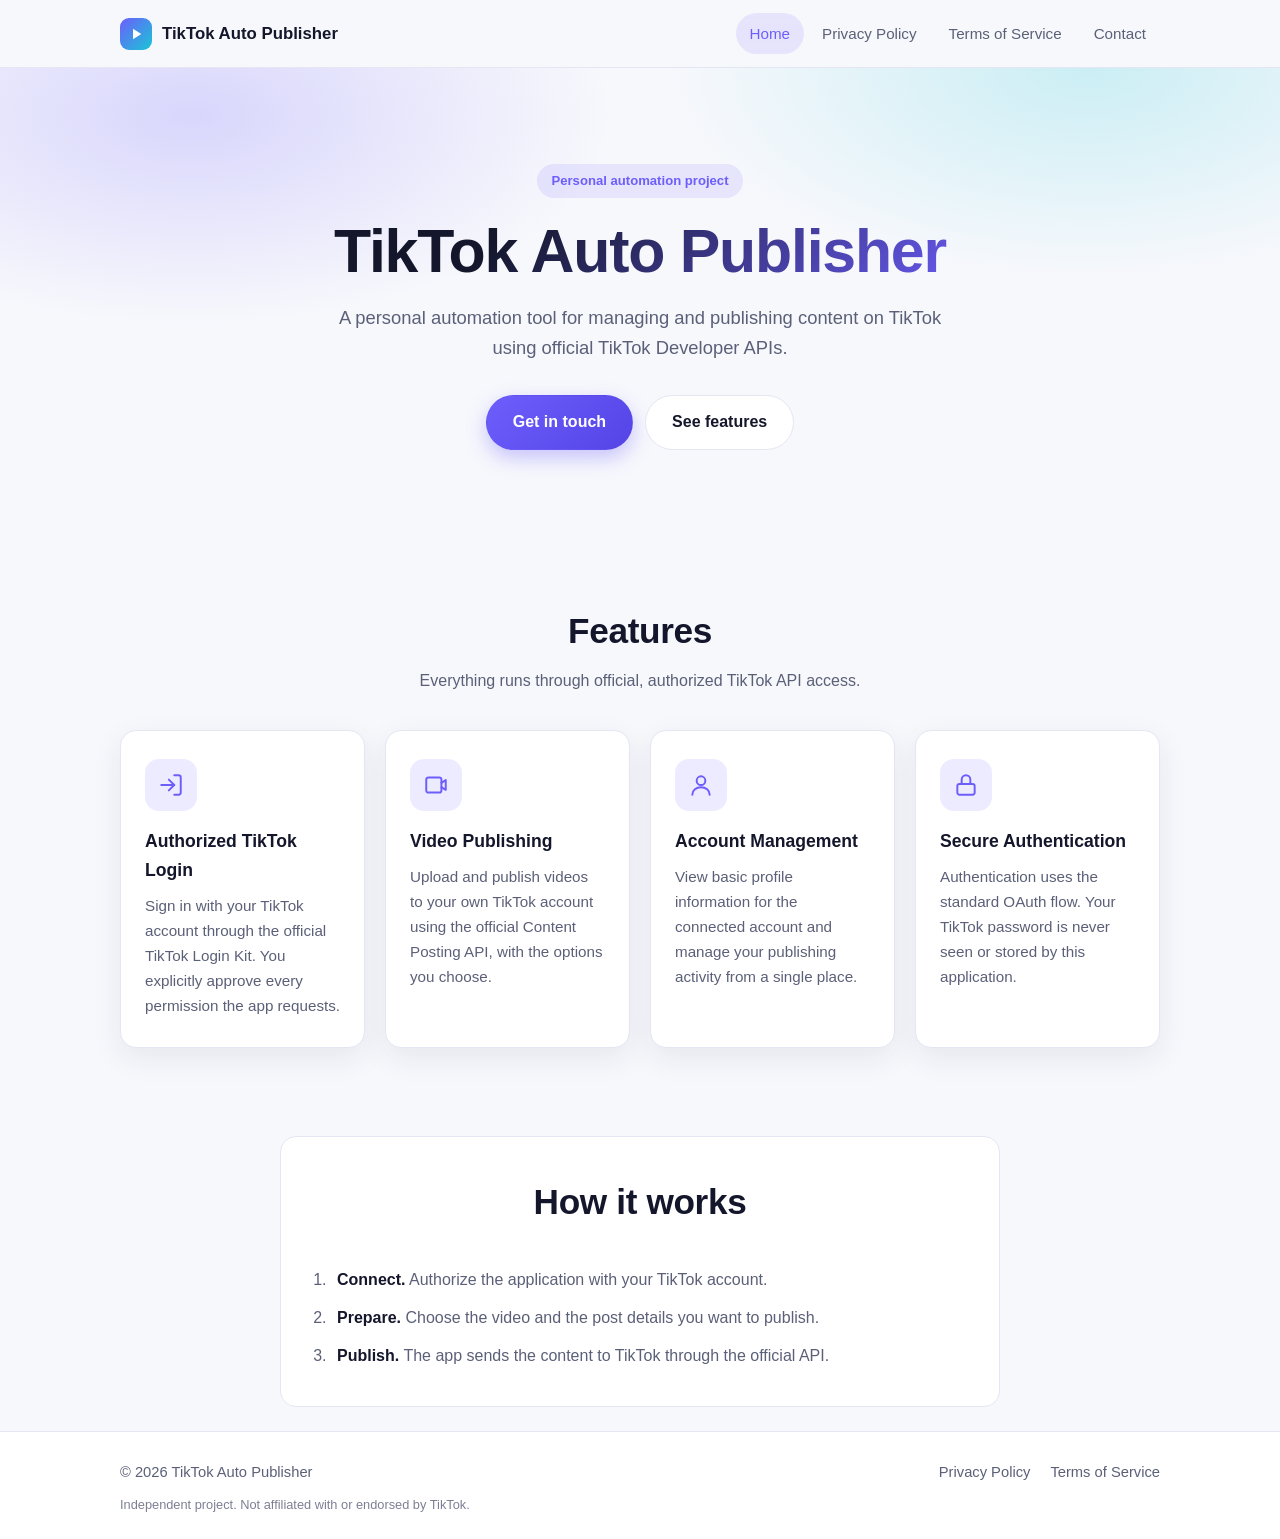
<file: index.html>
<!DOCTYPE html>
<html lang="en">
<head>
  <meta charset="UTF-8">
  <meta name="viewport" content="width=device-width, initial-scale=1">
  <title>TikTok Auto Publisher</title>
  <meta name="description" content="A personal automation tool for managing and publishing content on TikTok using official TikTok Developer APIs.">
  <meta name="robots" content="index, follow">
  <meta property="og:title" content="TikTok Auto Publisher">
  <meta property="og:description" content="A personal automation tool for managing and publishing content on TikTok using official TikTok Developer APIs.">
  <meta property="og:type" content="website">
  <link rel="icon" href="data:image/svg+xml,%3Csvg xmlns='http://www.w3.org/2000/svg' viewBox='0 0 64 64'%3E%3Crect width='64' height='64' rx='14' fill='%236d5efc'/%3E%3Cpath d='M24 18l22 14-22 14z' fill='white'/%3E%3C/svg%3E">
  <link rel="stylesheet" href="style.css">
</head>
<body>

  <header class="site-header">
    <div class="container header-inner">
      <a href="index.html" class="brand">
        <span class="brand-mark" aria-hidden="true">
          <svg viewBox="0 0 24 24" width="18" height="18" fill="currentColor"><path d="M8 5v14l11-7z"/></svg>
        </span>
        <span class="brand-name">TikTok Auto Publisher</span>
      </a>
      <button class="nav-toggle" id="navToggle" aria-label="Toggle navigation" aria-expanded="false" aria-controls="mainNav">
        <span></span><span></span><span></span>
      </button>
      <nav class="main-nav" id="mainNav" aria-label="Main navigation">
        <a href="index.html" class="active" aria-current="page">Home</a>
        <a href="privacy.html">Privacy Policy</a>
        <a href="terms.html">Terms of Service</a>
        <a href="contact.html">Contact</a>
      </nav>
    </div>
  </header>

  <main>
    <section class="page active">
      <div class="hero">
        <div class="container hero-inner">
          <span class="badge">Personal automation project</span>
          <h1>TikTok Auto Publisher</h1>
          <p class="lead">A personal automation tool for managing and publishing content on TikTok using official TikTok Developer APIs.</p>
          <div class="hero-actions">
            <a href="contact.html" class="btn btn-primary">Get in touch</a>
            <a href="#features" class="btn btn-ghost">See features</a>
          </div>
        </div>
      </div>

      <div class="container section" id="features">
        <div class="section-head">
          <h2>Features</h2>
          <p>Everything runs through official, authorized TikTok API access.</p>
        </div>

        <div class="grid">
          <article class="card">
            <div class="icon" aria-hidden="true">
              <svg viewBox="0 0 24 24" width="26" height="26" fill="none" stroke="currentColor" stroke-width="1.8" stroke-linecap="round" stroke-linejoin="round"><path d="M15 3h4a2 2 0 0 1 2 2v14a2 2 0 0 1-2 2h-4"/><path d="M10 17l5-5-5-5"/><path d="M15 12H3"/></svg>
            </div>
            <h3>Authorized TikTok Login</h3>
            <p>Sign in with your TikTok account through the official TikTok Login Kit. You explicitly approve every permission the app requests.</p>
          </article>

          <article class="card">
            <div class="icon" aria-hidden="true">
              <svg viewBox="0 0 24 24" width="26" height="26" fill="none" stroke="currentColor" stroke-width="1.8" stroke-linecap="round" stroke-linejoin="round"><rect x="3" y="5" width="14" height="14" rx="2"/><path d="M17 10l4-2.5v9L17 14"/></svg>
            </div>
            <h3>Video Publishing</h3>
            <p>Upload and publish videos to your own TikTok account using the official Content Posting API, with the options you choose.</p>
          </article>

          <article class="card">
            <div class="icon" aria-hidden="true">
              <svg viewBox="0 0 24 24" width="26" height="26" fill="none" stroke="currentColor" stroke-width="1.8" stroke-linecap="round" stroke-linejoin="round"><circle cx="12" cy="8" r="4"/><path d="M4 21c0-4 3.6-7 8-7s8 3 8 7"/></svg>
            </div>
            <h3>Account Management</h3>
            <p>View basic profile information for the connected account and manage your publishing activity from a single place.</p>
          </article>

          <article class="card">
            <div class="icon" aria-hidden="true">
              <svg viewBox="0 0 24 24" width="26" height="26" fill="none" stroke="currentColor" stroke-width="1.8" stroke-linecap="round" stroke-linejoin="round"><rect x="4" y="11" width="16" height="10" rx="2"/><path d="M8 11V7a4 4 0 0 1 8 0v4"/></svg>
            </div>
            <h3>Secure Authentication</h3>
            <p>Authentication uses the standard OAuth flow. Your TikTok password is never seen or stored by this application.</p>
          </article>
        </div>
      </div>

      <div class="container section">
        <div class="steps">
          <div class="section-head">
            <h2>How it works</h2>
          </div>
          <ol>
            <li><strong>Connect.</strong> Authorize the application with your TikTok account.</li>
            <li><strong>Prepare.</strong> Choose the video and the post details you want to publish.</li>
            <li><strong>Publish.</strong> The app sends the content to TikTok through the official API.</li>
          </ol>
        </div>
      </div>
    </section>
  </main>

  <footer class="site-footer">
    <div class="container footer-inner">
      <p>&copy; <span id="year">2026</span> TikTok Auto Publisher</p>
      <nav aria-label="Footer navigation">
        <a href="privacy.html">Privacy Policy</a>
        <a href="terms.html">Terms of Service</a>
      </nav>
    </div>
    <div class="container disclaimer">Independent project. Not affiliated with or endorsed by TikTok.</div>
  </footer>

  <script src="script.js"></script>
</body>
</html>
</file>
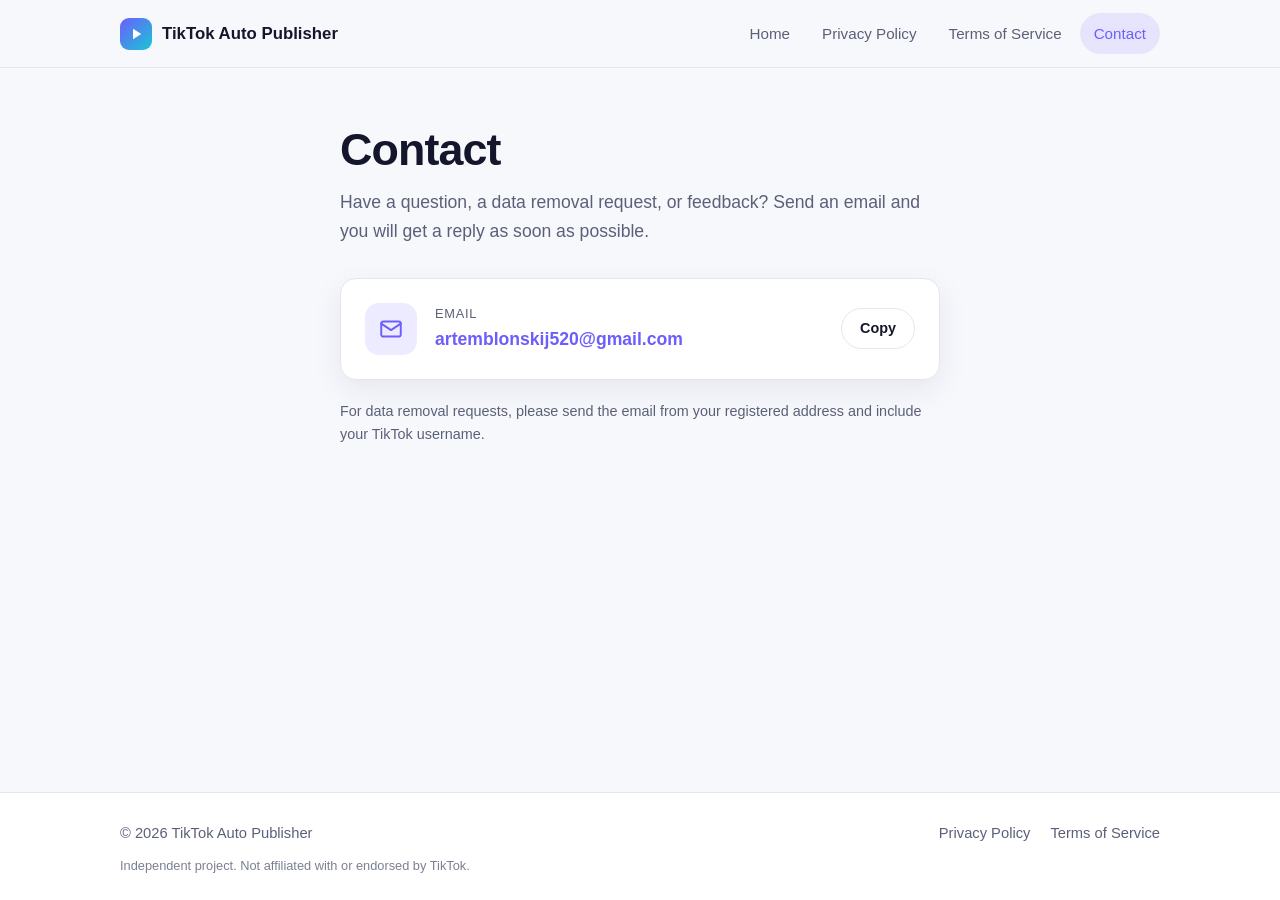
<file: contact.html>
<!DOCTYPE html>
<html lang="en">
<head>
  <meta charset="UTF-8">
  <meta name="viewport" content="width=device-width, initial-scale=1">
  <title>Contact | TikTok Auto Publisher</title>
  <meta name="description" content="Contact TikTok Auto Publisher.">
  <meta name="robots" content="index, follow">
  <meta property="og:title" content="Contact | TikTok Auto Publisher">
  <meta property="og:description" content="Contact TikTok Auto Publisher.">
  <meta property="og:type" content="website">
  <link rel="icon" href="data:image/svg+xml,%3Csvg xmlns='http://www.w3.org/2000/svg' viewBox='0 0 64 64'%3E%3Crect width='64' height='64' rx='14' fill='%236d5efc'/%3E%3Cpath d='M24 18l22 14-22 14z' fill='white'/%3E%3C/svg%3E">
  <link rel="stylesheet" href="style.css">
</head>
<body>

  <header class="site-header">
    <div class="container header-inner">
      <a href="index.html" class="brand">
        <span class="brand-mark" aria-hidden="true">
          <svg viewBox="0 0 24 24" width="18" height="18" fill="currentColor"><path d="M8 5v14l11-7z"/></svg>
        </span>
        <span class="brand-name">TikTok Auto Publisher</span>
      </a>
      <button class="nav-toggle" id="navToggle" aria-label="Toggle navigation" aria-expanded="false" aria-controls="mainNav">
        <span></span><span></span><span></span>
      </button>
      <nav class="main-nav" id="mainNav" aria-label="Main navigation">
        <a href="index.html">Home</a>
        <a href="privacy.html">Privacy Policy</a>
        <a href="terms.html">Terms of Service</a>
        <a href="contact.html" class="active" aria-current="page">Contact</a>
      </nav>
    </div>
  </header>

  <main>
    <section class="page active">
      <div class="container doc doc-narrow">
        <h1>Contact</h1>
        <p class="lead-dark">Have a question, a data removal request, or feedback? Send an email and you will get a reply as soon as possible.</p>

        <div class="contact-card">
          <div class="icon" aria-hidden="true">
            <svg viewBox="0 0 24 24" width="26" height="26" fill="none" stroke="currentColor" stroke-width="1.8" stroke-linecap="round" stroke-linejoin="round"><rect x="3" y="5" width="18" height="14" rx="2"/><path d="M3 7l9 6 9-6"/></svg>
          </div>
          <div>
            <span class="label">Email</span>
            <a class="email" href="mailto:artemblonskij520@gmail.com">artemblonskij520@gmail.com</a>
          </div>
          <button type="button" class="btn btn-ghost btn-small" id="copyEmail">Copy</button>
        </div>

        <p class="small">For data removal requests, please send the email from your registered address and include your TikTok username.</p>
      </div>
    </section>
  </main>

  <footer class="site-footer">
    <div class="container footer-inner">
      <p>&copy; <span id="year">2026</span> TikTok Auto Publisher</p>
      <nav aria-label="Footer navigation">
        <a href="privacy.html">Privacy Policy</a>
        <a href="terms.html">Terms of Service</a>
      </nav>
    </div>
    <div class="container disclaimer">Independent project. Not affiliated with or endorsed by TikTok.</div>
  </footer>

  <script src="script.js"></script>
</body>
</html>
</file>
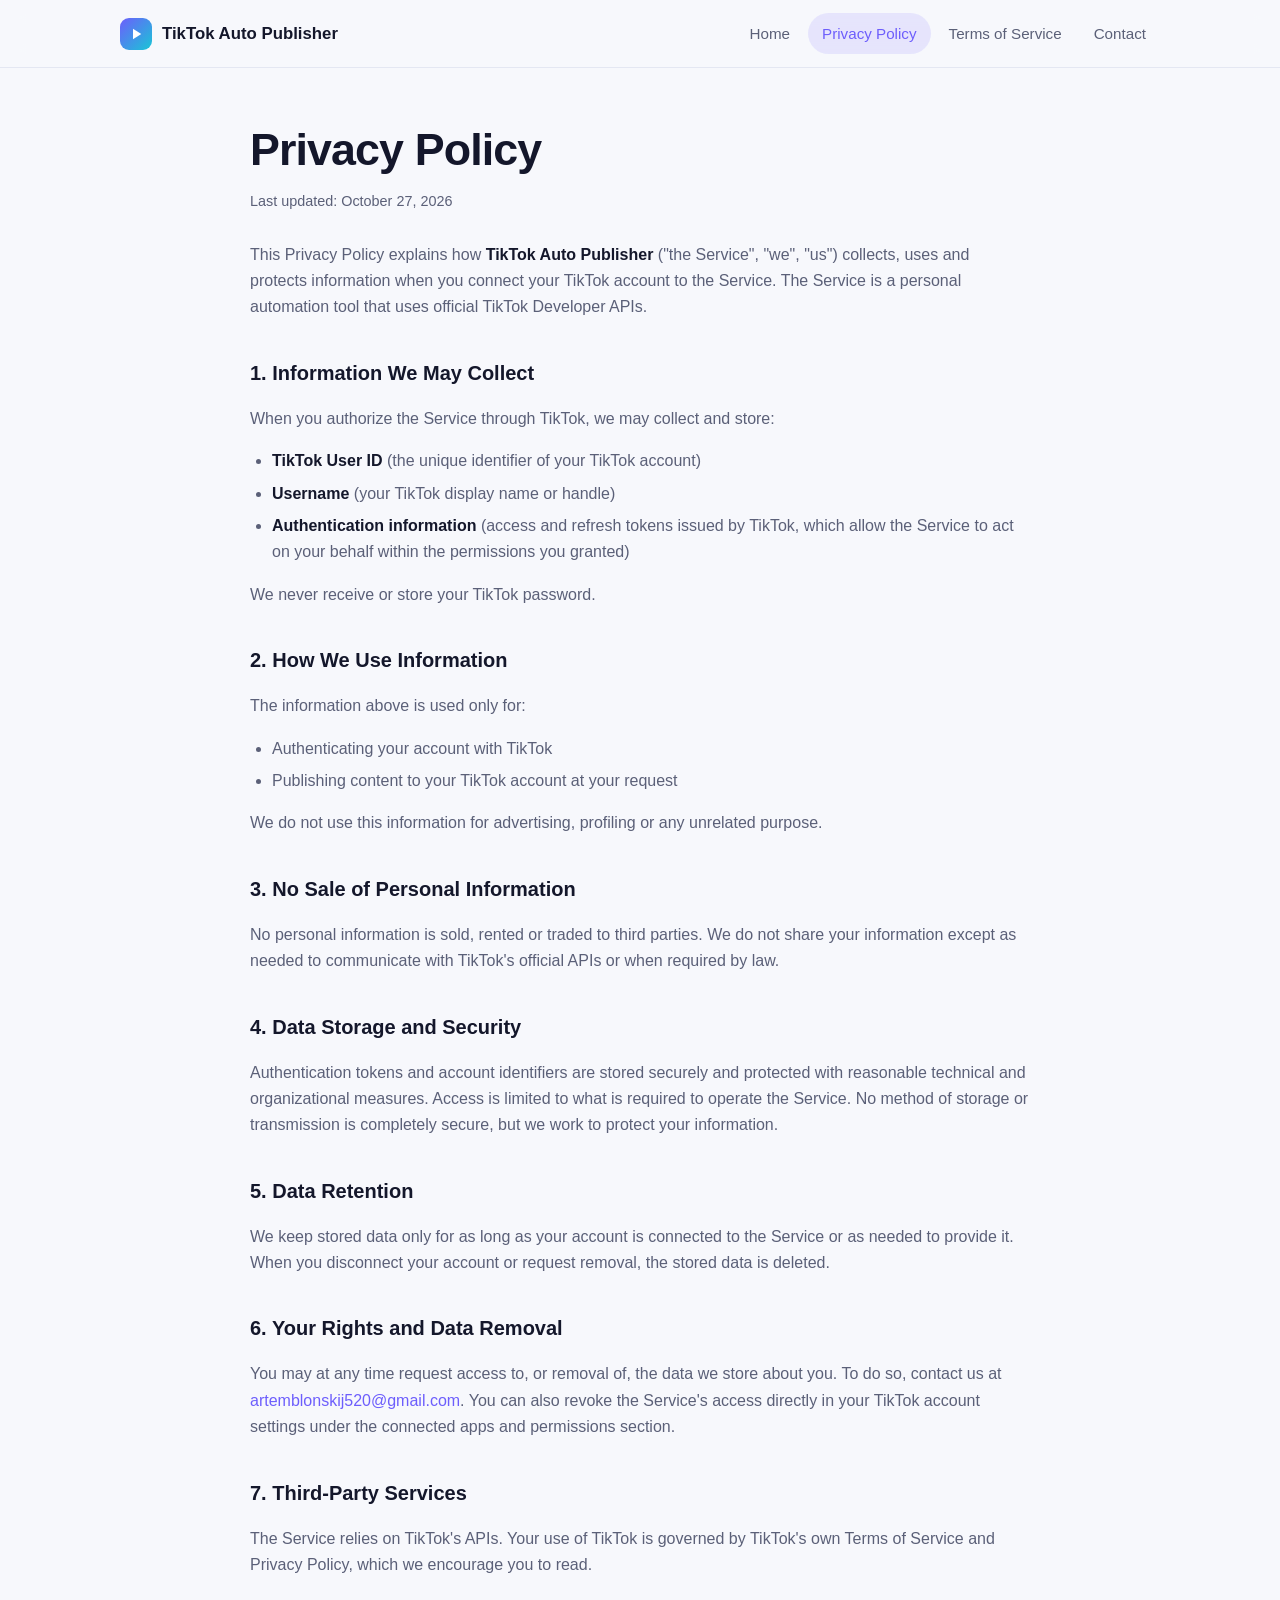
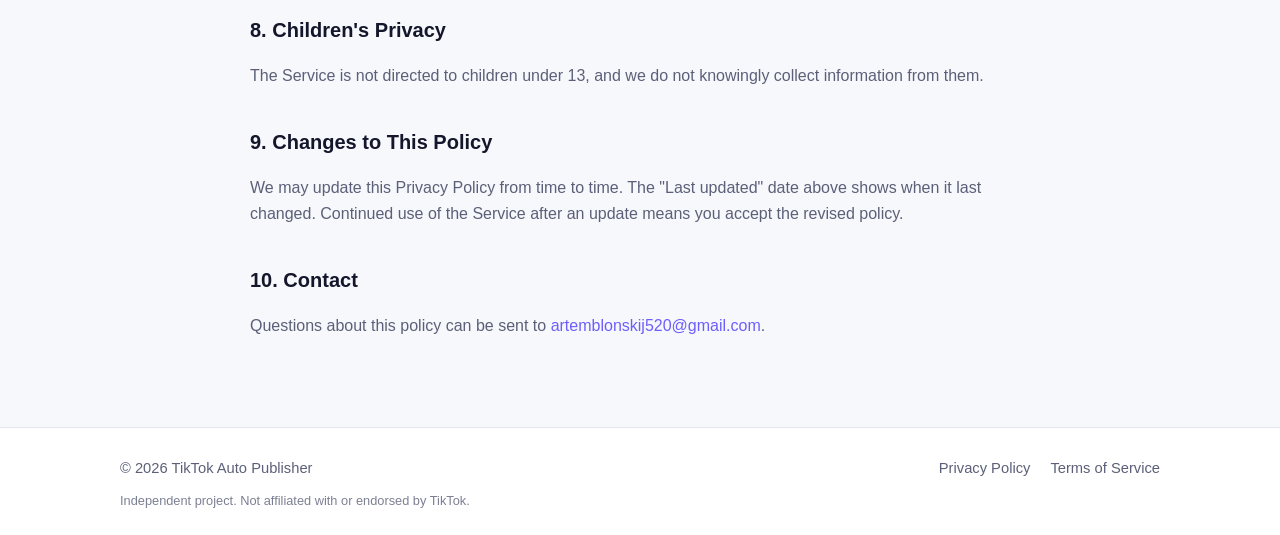
<file: privacy.html>
<!DOCTYPE html>
<html lang="en">
<head>
  <meta charset="UTF-8">
  <meta name="viewport" content="width=device-width, initial-scale=1">
  <title>Privacy Policy | TikTok Auto Publisher</title>
  <meta name="description" content="Privacy Policy for TikTok Auto Publisher: what data is collected, how it is used, and how to request removal.">
  <meta name="robots" content="index, follow">
  <meta property="og:title" content="Privacy Policy | TikTok Auto Publisher">
  <meta property="og:description" content="Privacy Policy for TikTok Auto Publisher: what data is collected, how it is used, and how to request removal.">
  <meta property="og:type" content="website">
  <link rel="icon" href="data:image/svg+xml,%3Csvg xmlns='http://www.w3.org/2000/svg' viewBox='0 0 64 64'%3E%3Crect width='64' height='64' rx='14' fill='%236d5efc'/%3E%3Cpath d='M24 18l22 14-22 14z' fill='white'/%3E%3C/svg%3E">
  <link rel="stylesheet" href="style.css">
</head>
<body>

  <header class="site-header">
    <div class="container header-inner">
      <a href="index.html" class="brand">
        <span class="brand-mark" aria-hidden="true">
          <svg viewBox="0 0 24 24" width="18" height="18" fill="currentColor"><path d="M8 5v14l11-7z"/></svg>
        </span>
        <span class="brand-name">TikTok Auto Publisher</span>
      </a>
      <button class="nav-toggle" id="navToggle" aria-label="Toggle navigation" aria-expanded="false" aria-controls="mainNav">
        <span></span><span></span><span></span>
      </button>
      <nav class="main-nav" id="mainNav" aria-label="Main navigation">
        <a href="index.html">Home</a>
        <a href="privacy.html" class="active" aria-current="page">Privacy Policy</a>
        <a href="terms.html">Terms of Service</a>
        <a href="contact.html">Contact</a>
      </nav>
    </div>
  </header>

  <main>
    <section class="page active">
      <div class="container doc">
        <h1>Privacy Policy</h1>
        <p class="meta">Last updated: October 27, 2026</p>

        <p>This Privacy Policy explains how <strong>TikTok Auto Publisher</strong> ("the Service", "we", "us") collects, uses and protects information when you connect your TikTok account to the Service. The Service is a personal automation tool that uses official TikTok Developer APIs.</p>

        <h2>1. Information We May Collect</h2>
        <p>When you authorize the Service through TikTok, we may collect and store:</p>
        <ul>
          <li><strong>TikTok User ID</strong> (the unique identifier of your TikTok account)</li>
          <li><strong>Username</strong> (your TikTok display name or handle)</li>
          <li><strong>Authentication information</strong> (access and refresh tokens issued by TikTok, which allow the Service to act on your behalf within the permissions you granted)</li>
        </ul>
        <p>We never receive or store your TikTok password.</p>

        <h2>2. How We Use Information</h2>
        <p>The information above is used only for:</p>
        <ul>
          <li>Authenticating your account with TikTok</li>
          <li>Publishing content to your TikTok account at your request</li>
        </ul>
        <p>We do not use this information for advertising, profiling or any unrelated purpose.</p>

        <h2>3. No Sale of Personal Information</h2>
        <p>No personal information is sold, rented or traded to third parties. We do not share your information except as needed to communicate with TikTok's official APIs or when required by law.</p>

        <h2>4. Data Storage and Security</h2>
        <p>Authentication tokens and account identifiers are stored securely and protected with reasonable technical and organizational measures. Access is limited to what is required to operate the Service. No method of storage or transmission is completely secure, but we work to protect your information.</p>

        <h2>5. Data Retention</h2>
        <p>We keep stored data only for as long as your account is connected to the Service or as needed to provide it. When you disconnect your account or request removal, the stored data is deleted.</p>

        <h2>6. Your Rights and Data Removal</h2>
        <p>You may at any time request access to, or removal of, the data we store about you. To do so, contact us at <a href="mailto:artemblonskij520@gmail.com">artemblonskij520@gmail.com</a>. You can also revoke the Service's access directly in your TikTok account settings under the connected apps and permissions section.</p>

        <h2>7. Third-Party Services</h2>
        <p>The Service relies on TikTok's APIs. Your use of TikTok is governed by TikTok's own Terms of Service and Privacy Policy, which we encourage you to read.</p>

        <h2>8. Children's Privacy</h2>
        <p>The Service is not directed to children under 13, and we do not knowingly collect information from them.</p>

        <h2>9. Changes to This Policy</h2>
        <p>We may update this Privacy Policy from time to time. The "Last updated" date above shows when it last changed. Continued use of the Service after an update means you accept the revised policy.</p>

        <h2>10. Contact</h2>
        <p>Questions about this policy can be sent to <a href="mailto:artemblonskij520@gmail.com">artemblonskij520@gmail.com</a>.</p>
      </div>
    </section>
  </main>

  <footer class="site-footer">
    <div class="container footer-inner">
      <p>&copy; <span id="year">2026</span> TikTok Auto Publisher</p>
      <nav aria-label="Footer navigation">
        <a href="privacy.html">Privacy Policy</a>
        <a href="terms.html">Terms of Service</a>
      </nav>
    </div>
    <div class="container disclaimer">Independent project. Not affiliated with or endorsed by TikTok.</div>
  </footer>

  <script src="script.js"></script>
</body>
</html>
</file>
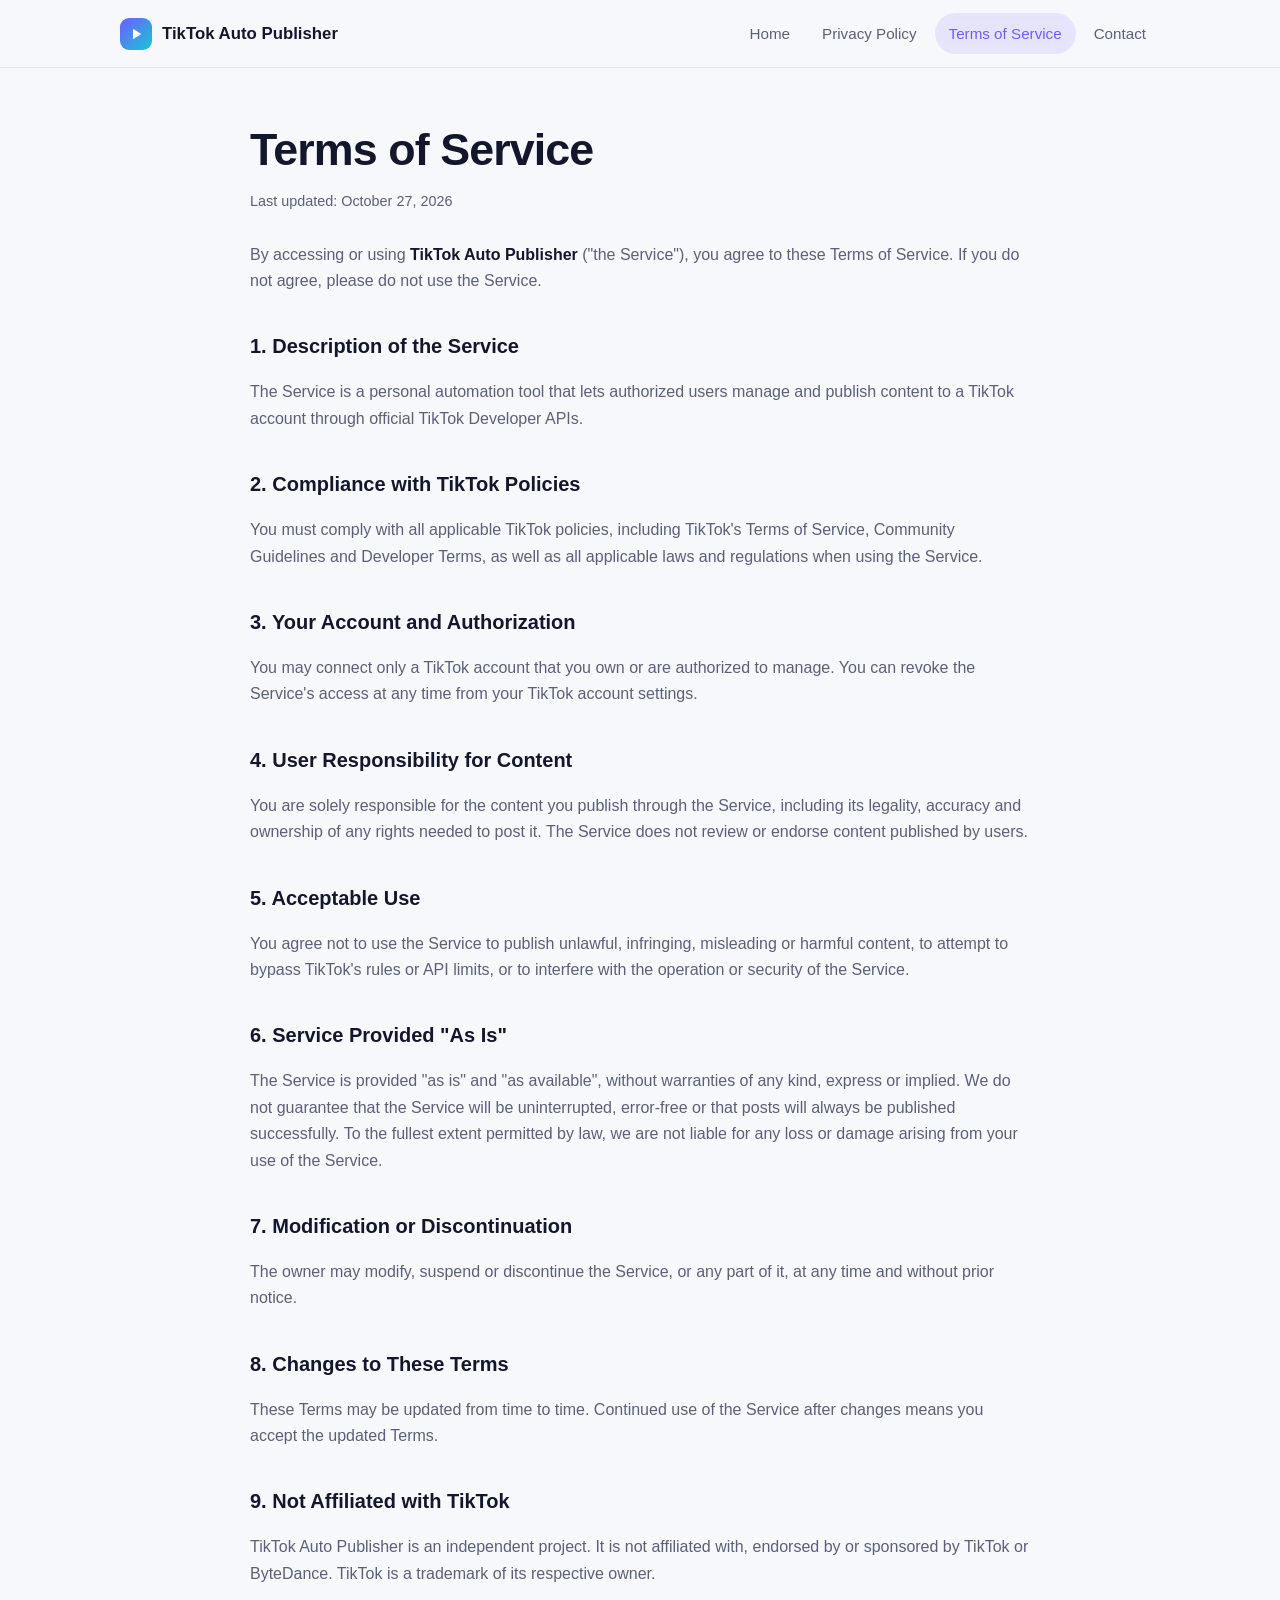
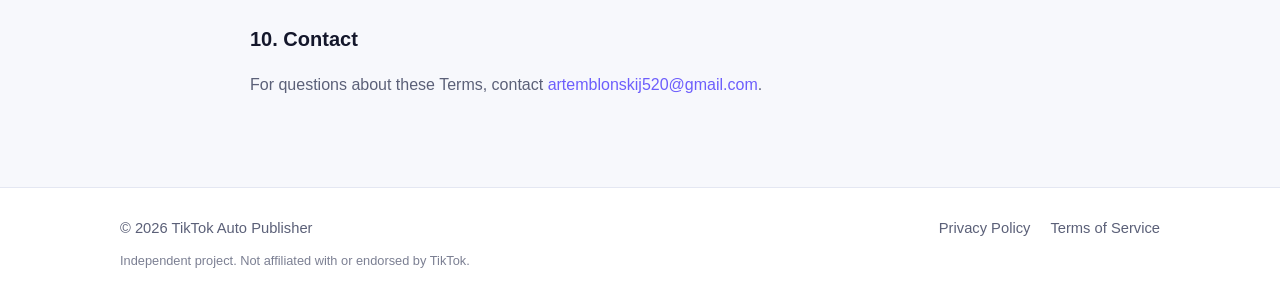
<file: terms.html>
<!DOCTYPE html>
<html lang="en">
<head>
  <meta charset="UTF-8">
  <meta name="viewport" content="width=device-width, initial-scale=1">
  <title>Terms of Service | TikTok Auto Publisher</title>
  <meta name="description" content="Terms of Service for TikTok Auto Publisher.">
  <meta name="robots" content="index, follow">
  <meta property="og:title" content="Terms of Service | TikTok Auto Publisher">
  <meta property="og:description" content="Terms of Service for TikTok Auto Publisher.">
  <meta property="og:type" content="website">
  <link rel="icon" href="data:image/svg+xml,%3Csvg xmlns='http://www.w3.org/2000/svg' viewBox='0 0 64 64'%3E%3Crect width='64' height='64' rx='14' fill='%236d5efc'/%3E%3Cpath d='M24 18l22 14-22 14z' fill='white'/%3E%3C/svg%3E">
  <link rel="stylesheet" href="style.css">
</head>
<body>

  <header class="site-header">
    <div class="container header-inner">
      <a href="index.html" class="brand">
        <span class="brand-mark" aria-hidden="true">
          <svg viewBox="0 0 24 24" width="18" height="18" fill="currentColor"><path d="M8 5v14l11-7z"/></svg>
        </span>
        <span class="brand-name">TikTok Auto Publisher</span>
      </a>
      <button class="nav-toggle" id="navToggle" aria-label="Toggle navigation" aria-expanded="false" aria-controls="mainNav">
        <span></span><span></span><span></span>
      </button>
      <nav class="main-nav" id="mainNav" aria-label="Main navigation">
        <a href="index.html">Home</a>
        <a href="privacy.html">Privacy Policy</a>
        <a href="terms.html" class="active" aria-current="page">Terms of Service</a>
        <a href="contact.html">Contact</a>
      </nav>
    </div>
  </header>

  <main>
    <section class="page active">
      <div class="container doc">
        <h1>Terms of Service</h1>
        <p class="meta">Last updated: October 27, 2026</p>

        <p>By accessing or using <strong>TikTok Auto Publisher</strong> ("the Service"), you agree to these Terms of Service. If you do not agree, please do not use the Service.</p>

        <h2>1. Description of the Service</h2>
        <p>The Service is a personal automation tool that lets authorized users manage and publish content to a TikTok account through official TikTok Developer APIs.</p>

        <h2>2. Compliance with TikTok Policies</h2>
        <p>You must comply with all applicable TikTok policies, including TikTok's Terms of Service, Community Guidelines and Developer Terms, as well as all applicable laws and regulations when using the Service.</p>

        <h2>3. Your Account and Authorization</h2>
        <p>You may connect only a TikTok account that you own or are authorized to manage. You can revoke the Service's access at any time from your TikTok account settings.</p>

        <h2>4. User Responsibility for Content</h2>
        <p>You are solely responsible for the content you publish through the Service, including its legality, accuracy and ownership of any rights needed to post it. The Service does not review or endorse content published by users.</p>

        <h2>5. Acceptable Use</h2>
        <p>You agree not to use the Service to publish unlawful, infringing, misleading or harmful content, to attempt to bypass TikTok's rules or API limits, or to interfere with the operation or security of the Service.</p>

        <h2>6. Service Provided "As Is"</h2>
        <p>The Service is provided "as is" and "as available", without warranties of any kind, express or implied. We do not guarantee that the Service will be uninterrupted, error-free or that posts will always be published successfully. To the fullest extent permitted by law, we are not liable for any loss or damage arising from your use of the Service.</p>

        <h2>7. Modification or Discontinuation</h2>
        <p>The owner may modify, suspend or discontinue the Service, or any part of it, at any time and without prior notice.</p>

        <h2>8. Changes to These Terms</h2>
        <p>These Terms may be updated from time to time. Continued use of the Service after changes means you accept the updated Terms.</p>

        <h2>9. Not Affiliated with TikTok</h2>
        <p>TikTok Auto Publisher is an independent project. It is not affiliated with, endorsed by or sponsored by TikTok or ByteDance. TikTok is a trademark of its respective owner.</p>

        <h2>10. Contact</h2>
        <p>For questions about these Terms, contact <a href="mailto:artemblonskij520@gmail.com">artemblonskij520@gmail.com</a>.</p>
      </div>
    </section>
  </main>

  <footer class="site-footer">
    <div class="container footer-inner">
      <p>&copy; <span id="year">2026</span> TikTok Auto Publisher</p>
      <nav aria-label="Footer navigation">
        <a href="privacy.html">Privacy Policy</a>
        <a href="terms.html">Terms of Service</a>
      </nav>
    </div>
    <div class="container disclaimer">Independent project. Not affiliated with or endorsed by TikTok.</div>
  </footer>

  <script src="script.js"></script>
</body>
</html>
</file>
<file: style.css>
:root {
  --bg: #f7f8fc;
  --surface: #ffffff;
  --text: #14172b;
  --muted: #5b6078;
  --border: #e4e7f2;
  --primary: #6d5efc;
  --primary-dark: #5444e6;
  --accent: #19c6d6;
  --radius: 16px;
  --shadow: 0 10px 30px rgba(31, 36, 80, 0.08);
  --header-h: 68px;
}

@media (prefers-color-scheme: dark) {
  :root {
    --bg: #0d0f1c;
    --surface: #161930;
    --text: #eef0fb;
    --muted: #9aa0c0;
    --border: #262a48;
    --shadow: 0 10px 30px rgba(0, 0, 0, 0.35);
  }
}

* { box-sizing: border-box; }

html { scroll-behavior: smooth; scroll-padding-top: calc(var(--header-h) + 12px); }

body {
  margin: 0;
  min-height: 100vh;
  display: flex;
  flex-direction: column;
  font-family: -apple-system, BlinkMacSystemFont, "Segoe UI", Inter, Roboto, Helvetica, Arial, sans-serif;
  background: var(--bg);
  color: var(--text);
  line-height: 1.65;
  -webkit-font-smoothing: antialiased;
}

main { flex: 1; }

a { color: var(--primary); text-decoration: none; }
a:hover { text-decoration: underline; }

.container { width: 100%; max-width: 1080px; margin: 0 auto; padding: 0 20px; }

/* Header */
.site-header {
  position: sticky;
  top: 0;
  z-index: 50;
  height: var(--header-h);
  background: color-mix(in srgb, var(--bg) 85%, transparent);
  backdrop-filter: blur(12px);
  -webkit-backdrop-filter: blur(12px);
  border-bottom: 1px solid var(--border);
}
.header-inner { height: 100%; display: flex; align-items: center; justify-content: space-between; }

.brand { display: inline-flex; align-items: center; gap: 10px; color: var(--text); font-weight: 700; font-size: 1.05rem; }
.brand:hover { text-decoration: none; }
.brand-mark {
  display: grid; place-items: center;
  width: 32px; height: 32px; border-radius: 9px; color: #fff;
  background: linear-gradient(135deg, var(--primary), var(--accent));
}

.main-nav { display: flex; gap: 4px; }
.main-nav a {
  color: var(--muted); font-weight: 500; font-size: 0.95rem;
  padding: 8px 14px; border-radius: 999px; transition: background .15s, color .15s;
}
.main-nav a:hover { color: var(--text); background: var(--border); text-decoration: none; }
.main-nav a.active { color: var(--primary); background: color-mix(in srgb, var(--primary) 12%, transparent); }

.nav-toggle {
  display: none; width: 42px; height: 42px; padding: 0;
  background: none; border: 1px solid var(--border); border-radius: 10px; cursor: pointer;
  flex-direction: column; align-items: center; justify-content: center; gap: 4px;
}
.nav-toggle span { display: block; width: 18px; height: 2px; background: var(--text); border-radius: 2px; transition: transform .2s, opacity .2s; }
.nav-toggle[aria-expanded="true"] span:nth-child(1) { transform: translateY(6px) rotate(45deg); }
.nav-toggle[aria-expanded="true"] span:nth-child(2) { opacity: 0; }
.nav-toggle[aria-expanded="true"] span:nth-child(3) { transform: translateY(-6px) rotate(-45deg); }

/* Pages (JS enabled shows one at a time) */
.js .page { display: none; }
.js .page.active { display: block; animation: fade .3s ease; }
@keyframes fade { from { opacity: 0; transform: translateY(6px); } to { opacity: 1; transform: none; } }

/* Hero */
.hero {
  position: relative; overflow: hidden; text-align: center;
  padding: 96px 0 88px;
  background:
    radial-gradient(600px 300px at 15% 10%, color-mix(in srgb, var(--primary) 22%, transparent), transparent 70%),
    radial-gradient(600px 300px at 85% 0%, color-mix(in srgb, var(--accent) 20%, transparent), transparent 70%);
}
.hero-inner { max-width: 760px; }
.badge {
  display: inline-block; padding: 6px 14px; margin-bottom: 20px;
  font-size: 0.82rem; font-weight: 600; color: var(--primary);
  background: color-mix(in srgb, var(--primary) 12%, transparent); border-radius: 999px;
}
.hero h1 {
  margin: 0 0 18px; font-size: clamp(2.2rem, 6vw, 3.8rem); line-height: 1.1; letter-spacing: -0.02em;
  background: linear-gradient(135deg, var(--text) 30%, var(--primary));
  -webkit-background-clip: text; background-clip: text; color: transparent;
}
.lead { margin: 0 auto 32px; max-width: 620px; font-size: 1.15rem; color: var(--muted); }
.hero-actions { display: flex; gap: 12px; justify-content: center; flex-wrap: wrap; }

.btn {
  display: inline-flex; align-items: center; justify-content: center;
  padding: 13px 26px; border-radius: 999px; border: 1px solid transparent;
  font: inherit; font-weight: 600; cursor: pointer; transition: transform .15s, box-shadow .15s, background .15s;
}
.btn:hover { text-decoration: none; transform: translateY(-1px); }
.btn-primary { color: #fff; background: linear-gradient(135deg, var(--primary), var(--primary-dark)); box-shadow: 0 8px 20px rgba(109, 94, 252, 0.35); }
.btn-ghost { color: var(--text); background: var(--surface); border-color: var(--border); }
.btn-small { padding: 8px 18px; font-size: 0.9rem; }

/* Sections */
.section { padding: 64px 20px 24px; }
.section-head { text-align: center; margin-bottom: 36px; }
.section-head h2 { margin: 0 0 8px; font-size: clamp(1.6rem, 4vw, 2.2rem); letter-spacing: -0.01em; }
.section-head p { margin: 0; color: var(--muted); }

.grid { display: grid; grid-template-columns: repeat(4, 1fr); gap: 20px; }
.card {
  padding: 28px 24px; background: var(--surface);
  border: 1px solid var(--border); border-radius: var(--radius); box-shadow: var(--shadow);
  transition: transform .2s;
}
.card:hover { transform: translateY(-4px); }
.card h3 { margin: 16px 0 8px; font-size: 1.1rem; }
.card p { margin: 0; color: var(--muted); font-size: 0.95rem; }

.icon {
  display: grid; place-items: center; width: 52px; height: 52px; border-radius: 14px; flex-shrink: 0;
  color: var(--primary); background: color-mix(in srgb, var(--primary) 12%, transparent);
}

.steps { max-width: 720px; margin: 0 auto; padding: 36px 28px; background: var(--surface); border: 1px solid var(--border); border-radius: var(--radius); }
.steps ol { margin: 0; padding-left: 22px; color: var(--muted); }
.steps li { margin-bottom: 12px; padding-left: 6px; }
.steps li:last-child { margin-bottom: 0; }
.steps strong { color: var(--text); }

/* Documents */
.doc { max-width: 820px; padding-top: 56px; padding-bottom: 72px; }
.doc-narrow { max-width: 640px; }
.doc h1 { margin: 0 0 6px; font-size: clamp(2rem, 5vw, 2.8rem); letter-spacing: -0.02em; line-height: 1.15; }
.doc h2 { margin: 36px 0 10px; font-size: 1.25rem; }
.doc p, .doc li { color: var(--muted); }
.doc ul { padding-left: 22px; }
.doc li { margin-bottom: 6px; }
.doc strong { color: var(--text); }
.meta { font-size: 0.9rem; margin-bottom: 28px; }
.lead-dark { font-size: 1.1rem; margin: 12px 0 32px; }

.contact-card {
  display: flex; align-items: center; gap: 18px; flex-wrap: wrap;
  padding: 24px; background: var(--surface);
  border: 1px solid var(--border); border-radius: var(--radius); box-shadow: var(--shadow);
}
.contact-card > div:not(.icon) { flex: 1; min-width: 0; }
.label { display: block; font-size: 0.8rem; text-transform: uppercase; letter-spacing: .06em; color: var(--muted); }
.email { font-size: 1.1rem; font-weight: 600; word-break: break-all; }
.small { margin-top: 20px; font-size: 0.9rem; }

/* Footer */
.site-footer { border-top: 1px solid var(--border); background: var(--surface); padding: 28px 0 24px; }
.footer-inner { display: flex; justify-content: space-between; align-items: center; gap: 12px; flex-wrap: wrap; }
.footer-inner p { margin: 0; color: var(--muted); font-size: 0.92rem; }
.footer-inner nav { display: flex; gap: 20px; }
.footer-inner nav a { color: var(--muted); font-size: 0.92rem; }
.footer-inner nav a:hover { color: var(--primary); }
.disclaimer { margin-top: 10px; font-size: 0.8rem; color: var(--muted); opacity: .8; }

/* Responsive */
@media (max-width: 980px) {
  .grid { grid-template-columns: repeat(2, 1fr); }
}

@media (max-width: 720px) {
  .nav-toggle { display: flex; }
  .main-nav {
    position: absolute; top: var(--header-h); left: 0; right: 0;
    flex-direction: column; gap: 2px; padding: 12px 20px 16px;
    background: var(--bg); border-bottom: 1px solid var(--border);
    box-shadow: var(--shadow);
    display: none;
  }
  .main-nav.open { display: flex; }
  .main-nav a { padding: 12px 14px; border-radius: 10px; }
  .hero { padding: 64px 0 56px; }
  .grid { grid-template-columns: 1fr; }
  .section { padding-top: 48px; }
  .footer-inner { flex-direction: column; text-align: center; }
  .contact-card .btn { width: 100%; }
}

@media (prefers-reduced-motion: reduce) {
  html { scroll-behavior: auto; }
  .page.active, .card, .btn { animation: none; transition: none; }
}
</file>
